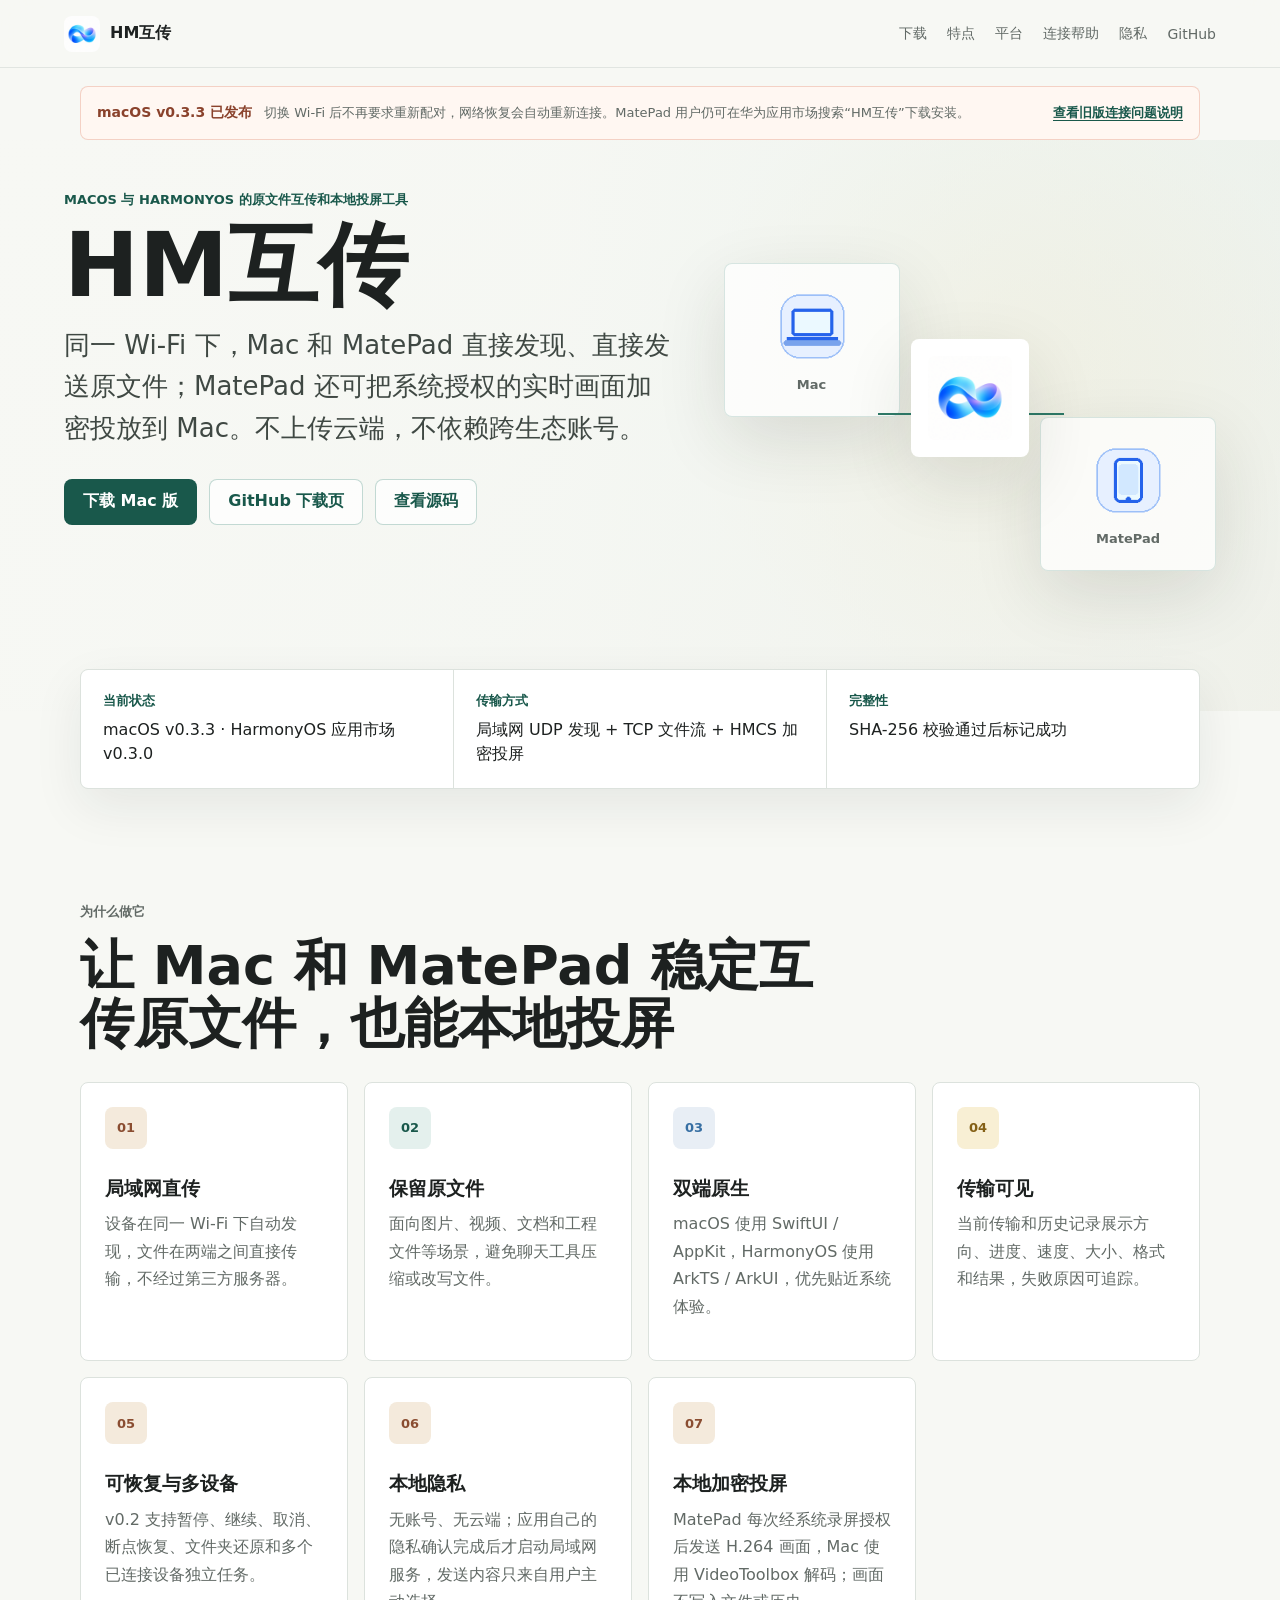
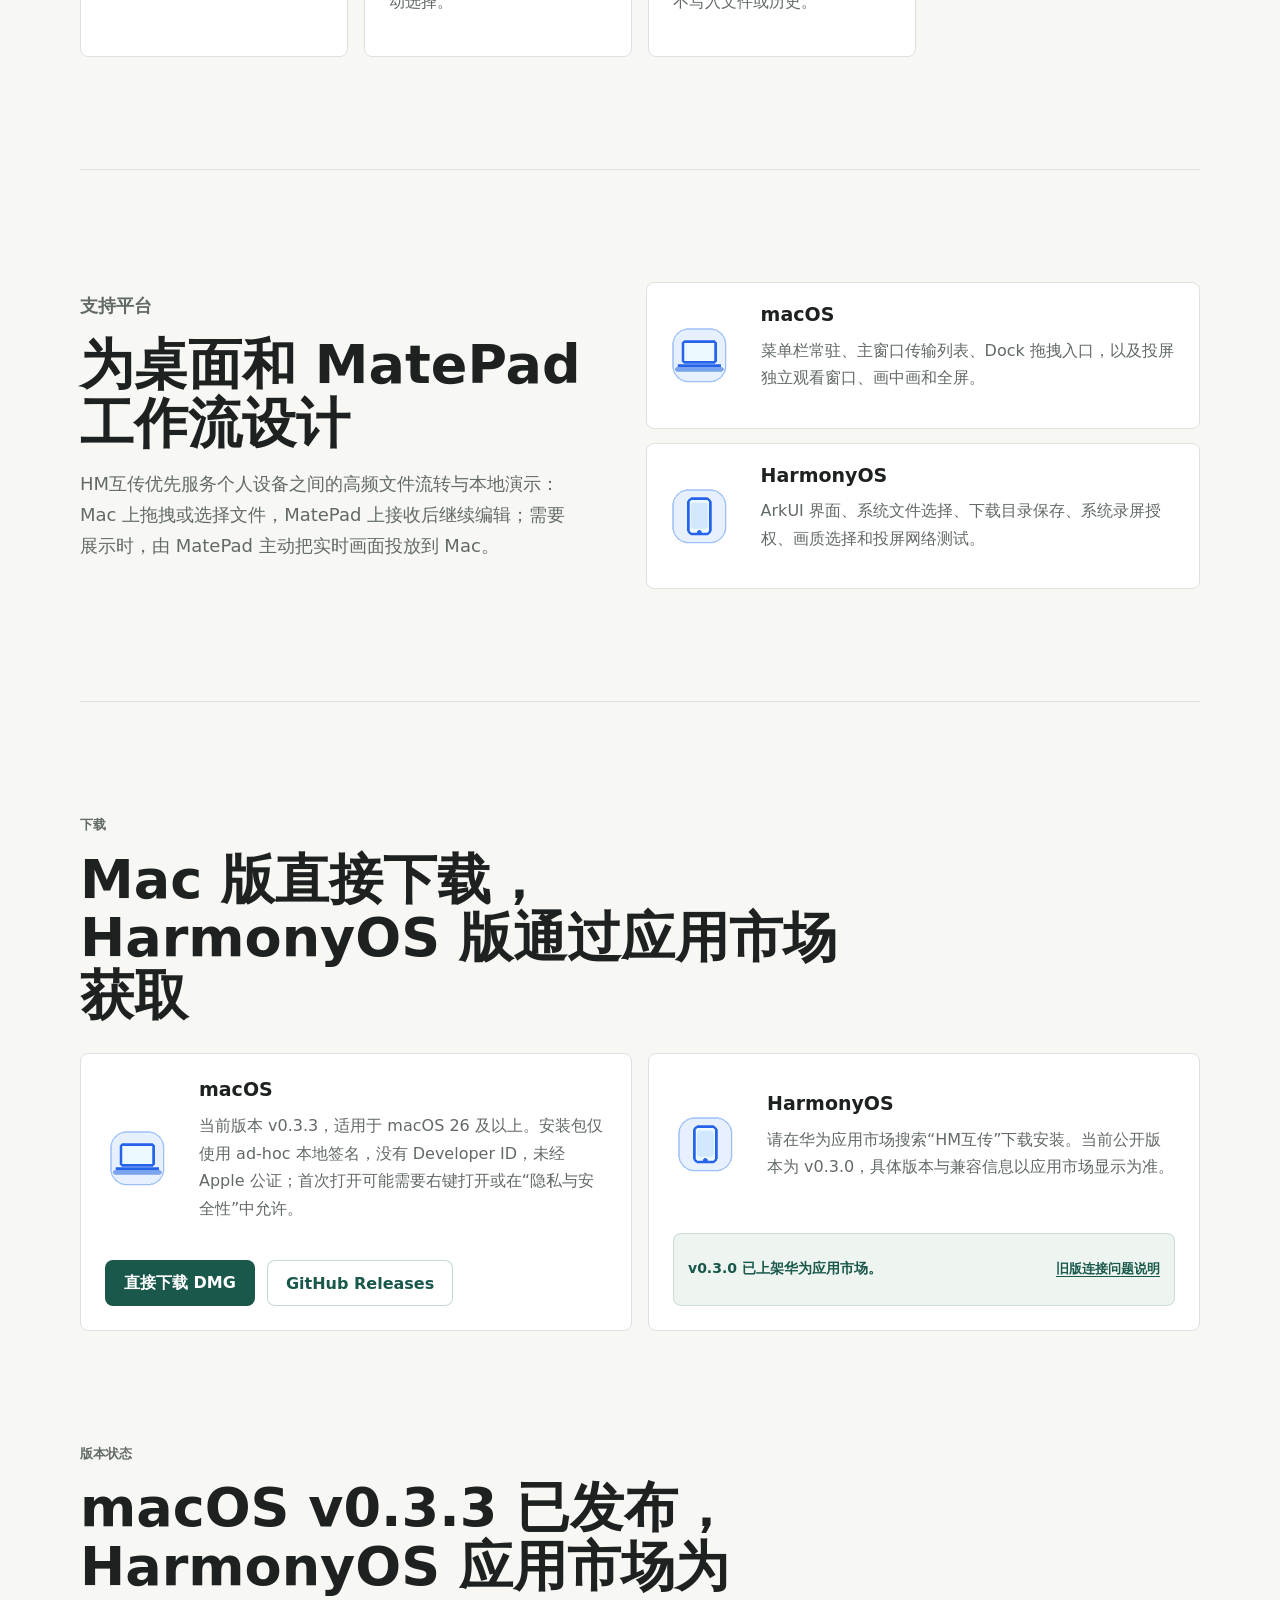
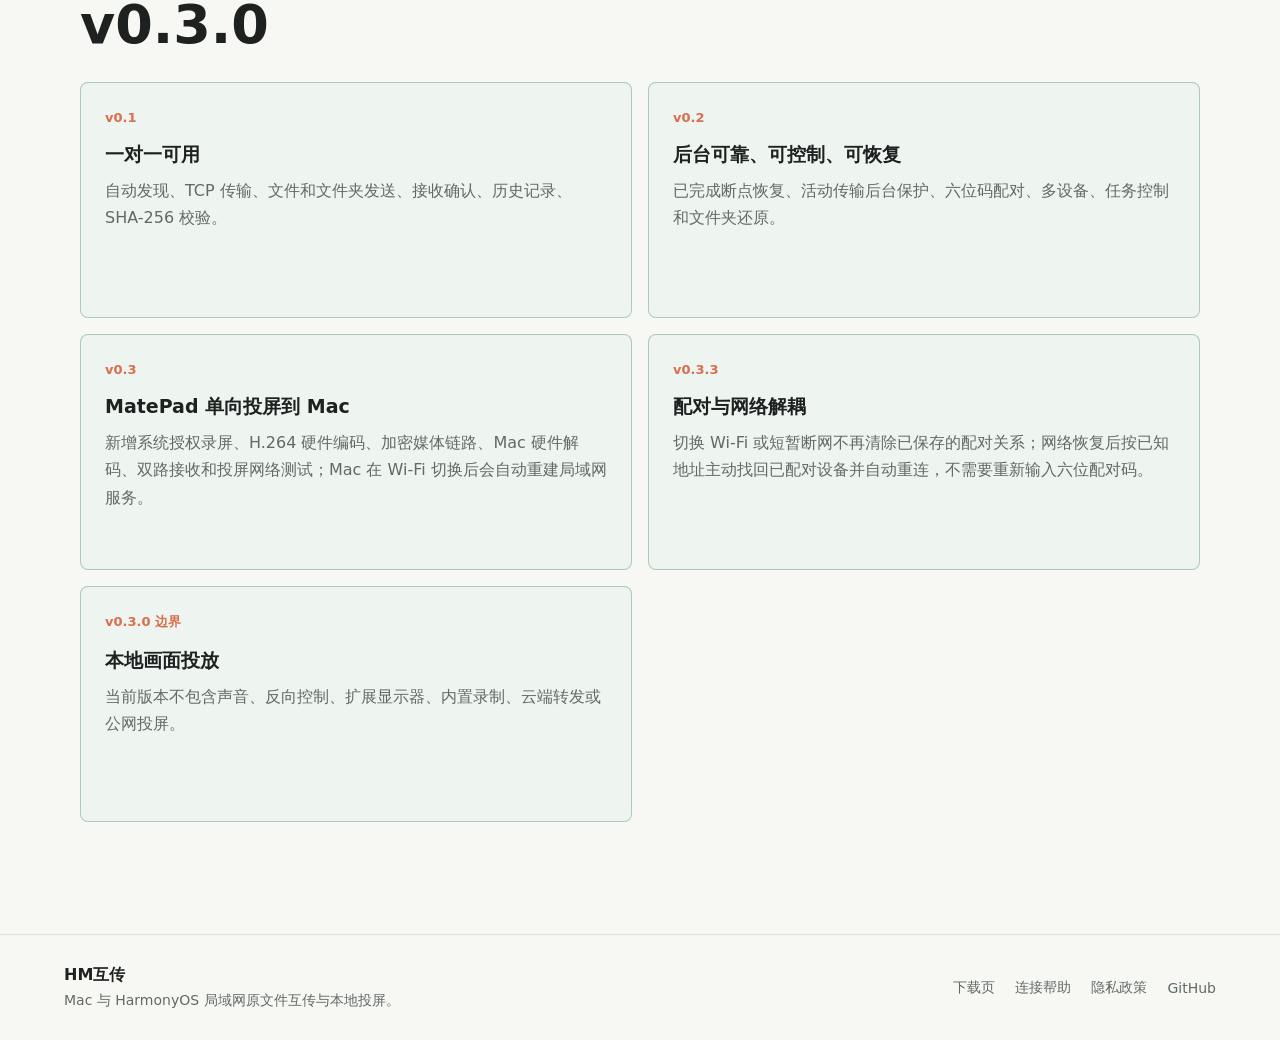
<file: docs/index.html>
<!doctype html>
<html lang="zh-CN">
  <head>
    <meta charset="utf-8">
    <meta name="viewport" content="width=device-width, initial-scale=1">
    <title>HM互传 - Mac 与 HarmonyOS 局域网互传与投屏</title>
    <meta name="description" content="HM互传面向 macOS 和 HarmonyOS MatePad，提供同一 Wi-Fi 下的原文件互传与 MatePad 到 Mac 的本地加密投屏，不经过云端。">
    <link rel="icon" type="image/png" sizes="192x192" href="site-assets/favicon.png?v=20260917-2">
    <link rel="apple-touch-icon" href="site-assets/app-icon.png?v=20260917-2">
    <link rel="preload" as="image" href="site-assets/app-icon.png?v=20260917-2" fetchpriority="high">
    <link rel="preload" as="image" href="site-assets/device-macbook.png">
    <link rel="preload" as="image" href="site-assets/device-matepad.png">
    <link rel="stylesheet" href="site-assets/styles.css?v=20260710-3">
  </head>
  <body>
    <a class="skip-link" href="#main-content">跳到主要内容</a>
    <header class="site-header">
      <a class="brand" href="./" aria-label="HM互传首页">
        <img src="site-assets/app-icon.png?v=20260917-2" alt="" width="36" height="36" fetchpriority="high">
        <span>HM互传</span>
      </a>
      <nav class="site-nav" aria-label="主导航">
        <a href="#download">下载</a>
        <a href="#features">特点</a>
        <a href="#platforms">平台</a>
        <a href="connection-help.html">连接帮助</a>
        <a href="privacy.html">隐私</a>
        <a href="https://github.com/tppc-linksc/HMTrans">GitHub</a>
      </nav>
    </header>

    <aside class="site-notice" aria-label="发布状态">
      <div>
        <strong>macOS v0.3.3 已发布</strong>
        <span>切换 Wi-Fi 后不再要求重新配对，网络恢复会自动重新连接。MatePad 用户仍可在华为应用市场搜索“HM互传”下载安装。</span>
      </div>
      <a href="connection-help.html">查看旧版连接问题说明</a>
    </aside>

    <main id="main-content">
      <section class="hero">
        <div class="hero-copy">
          <p class="eyebrow">macOS 与 HarmonyOS 的原文件互传和本地投屏工具</p>
          <h1>HM互传</h1>
          <p class="lead">同一 Wi-Fi 下，Mac 和 MatePad 直接发现、直接发送原文件；MatePad 还可把系统授权的实时画面加密投放到 Mac。不上传云端，不依赖跨生态账号。</p>
          <div class="hero-actions">
            <a class="button primary" href="https://github.com/tppc-linksc/HMTrans/releases/latest/download/HMTrans.dmg">下载 Mac 版</a>
            <a class="button secondary" href="https://github.com/tppc-linksc/HMTrans/releases">GitHub 下载页</a>
            <a class="button secondary" href="https://github.com/tppc-linksc/HMTrans">查看源码</a>
          </div>
        </div>

        <div class="hero-visual" aria-hidden="true">
          <div class="device device-mac">
            <img src="site-assets/device-macbook.png" alt="" width="96" height="96" fetchpriority="high">
            <span>Mac</span>
          </div>
          <div class="transfer-line">
            <span></span>
            <strong>LAN</strong>
            <span></span>
          </div>
          <div class="device device-pad">
            <img src="site-assets/device-matepad.png" alt="" width="96" height="96" fetchpriority="high">
            <span>MatePad</span>
          </div>
          <div class="app-badge">
            <img src="site-assets/app-icon.png?v=20260917-2" alt="" width="192" height="192" fetchpriority="high">
          </div>
        </div>
      </section>

      <section class="status-band" aria-label="版本状态">
        <div>
          <strong>当前状态</strong>
          <span>macOS v0.3.3 · HarmonyOS 应用市场 v0.3.0</span>
        </div>
        <div>
          <strong>传输方式</strong>
          <span>局域网 UDP 发现 + TCP 文件流 + HMCS 加密投屏</span>
        </div>
        <div>
          <strong>完整性</strong>
          <span>SHA-256 校验通过后标记成功</span>
        </div>
      </section>

      <section id="features" class="section">
        <div class="section-heading">
          <p class="eyebrow">为什么做它</p>
          <h2>让 Mac 和 MatePad 稳定互传原文件，也能本地投屏</h2>
        </div>
        <div class="feature-grid">
          <article class="feature-card">
            <div class="feature-icon">01</div>
            <h3>局域网直传</h3>
            <p>设备在同一 Wi-Fi 下自动发现，文件在两端之间直接传输，不经过第三方服务器。</p>
          </article>
          <article class="feature-card">
            <div class="feature-icon">02</div>
            <h3>保留原文件</h3>
            <p>面向图片、视频、文档和工程文件等场景，避免聊天工具压缩或改写文件。</p>
          </article>
          <article class="feature-card">
            <div class="feature-icon">03</div>
            <h3>双端原生</h3>
            <p>macOS 使用 SwiftUI / AppKit，HarmonyOS 使用 ArkTS / ArkUI，优先贴近系统体验。</p>
          </article>
          <article class="feature-card">
            <div class="feature-icon">04</div>
            <h3>传输可见</h3>
            <p>当前传输和历史记录展示方向、进度、速度、大小、格式和结果，失败原因可追踪。</p>
          </article>
          <article class="feature-card">
            <div class="feature-icon">05</div>
            <h3>可恢复与多设备</h3>
            <p>v0.2 支持暂停、继续、取消、断点恢复、文件夹还原和多个已连接设备独立任务。</p>
          </article>
          <article class="feature-card">
            <div class="feature-icon">06</div>
            <h3>本地隐私</h3>
            <p>无账号、无云端；应用自己的隐私确认完成后才启动局域网服务，发送内容只来自用户主动选择。</p>
          </article>
          <article class="feature-card">
            <div class="feature-icon">07</div>
            <h3>本地加密投屏</h3>
            <p>MatePad 每次经系统录屏授权后发送 H.264 画面，Mac 使用 VideoToolbox 解码；画面不写入文件或历史。</p>
          </article>
        </div>
      </section>

      <section id="platforms" class="section split-section">
        <div class="platform-copy">
          <p class="eyebrow">支持平台</p>
          <h2>为桌面和 MatePad 工作流设计</h2>
          <p>HM互传优先服务个人设备之间的高频文件流转与本地演示：Mac 上拖拽或选择文件，MatePad 上接收后继续编辑；需要展示时，由 MatePad 主动把实时画面投放到 Mac。</p>
        </div>
        <div class="platform-list" aria-label="平台能力">
          <div class="platform-row">
            <img src="site-assets/device-macbook.png" alt="" width="96" height="96" loading="lazy" decoding="async">
            <div>
              <h3>macOS</h3>
              <p>菜单栏常驻、主窗口传输列表、Dock 拖拽入口，以及投屏独立观看窗口、画中画和全屏。</p>
            </div>
          </div>
          <div class="platform-row">
            <img src="site-assets/device-matepad.png" alt="" width="96" height="96" loading="lazy" decoding="async">
            <div>
              <h3>HarmonyOS</h3>
              <p>ArkUI 界面、系统文件选择、下载目录保存、系统录屏授权、画质选择和投屏网络测试。</p>
            </div>
          </div>
        </div>
      </section>

      <section id="download" class="section">
        <div class="section-heading">
          <p class="eyebrow">下载</p>
          <h2>Mac 版直接下载，HarmonyOS 版通过应用市场获取</h2>
        </div>
        <div class="download-grid">
          <article class="download-card">
            <div class="download-head">
              <img src="site-assets/device-macbook.png" alt="" width="96" height="96" loading="lazy" decoding="async">
              <div>
                <h3>macOS</h3>
                <p>当前版本 v0.3.3，适用于 macOS 26 及以上。安装包仅使用 ad-hoc 本地签名，没有 Developer ID，未经 Apple 公证；首次打开可能需要右键打开或在“隐私与安全性”中允许。</p>
              </div>
            </div>
            <div class="download-actions">
              <a class="button primary" href="https://github.com/tppc-linksc/HMTrans/releases/latest/download/HMTrans.dmg">直接下载 DMG</a>
              <a class="button secondary" href="https://github.com/tppc-linksc/HMTrans/releases">GitHub Releases</a>
            </div>
          </article>
          <article class="download-card">
            <div class="download-head">
              <img src="site-assets/device-matepad.png" alt="" width="96" height="96" loading="lazy" decoding="async">
              <div>
                <h3>HarmonyOS</h3>
                <p>请在华为应用市场搜索“HM互传”下载安装。当前公开版本为 v0.3.0，具体版本与兼容信息以应用市场显示为准。</p>
              </div>
            </div>
            <div class="download-note">
              <span>v0.3.0 已上架华为应用市场。</span>
              <a href="connection-help.html">旧版连接问题说明</a>
            </div>
          </article>
        </div>
      </section>

      <section class="section roadmap">
        <div class="section-heading">
          <p class="eyebrow">版本状态</p>
          <h2>macOS v0.3.3 已发布，HarmonyOS 应用市场为 v0.3.0</h2>
        </div>
        <div class="roadmap-grid">
          <article class="roadmap-item active">
            <span>v0.1</span>
            <h3>一对一可用</h3>
            <p>自动发现、TCP 传输、文件和文件夹发送、接收确认、历史记录、SHA-256 校验。</p>
          </article>
          <article class="roadmap-item active">
            <span>v0.2</span>
            <h3>后台可靠、可控制、可恢复</h3>
            <p>已完成断点恢复、活动传输后台保护、六位码配对、多设备、任务控制和文件夹还原。</p>
          </article>
          <article class="roadmap-item active">
            <span>v0.3</span>
            <h3>MatePad 单向投屏到 Mac</h3>
            <p>新增系统授权录屏、H.264 硬件编码、加密媒体链路、Mac 硬件解码、双路接收和投屏网络测试；Mac 在 Wi-Fi 切换后会自动重建局域网服务。</p>
          </article>
          <article class="roadmap-item active">
            <span>v0.3.3</span>
            <h3>配对与网络解耦</h3>
            <p>切换 Wi-Fi 或短暂断网不再清除已保存的配对关系；网络恢复后按已知地址主动找回已配对设备并自动重连，不需要重新输入六位配对码。</p>
          </article>
          <article class="roadmap-item active">
            <span>v0.3.0 边界</span>
            <h3>本地画面投放</h3>
            <p>当前版本不包含声音、反向控制、扩展显示器、内置录制、云端转发或公网投屏。</p>
          </article>
        </div>
      </section>
    </main>

    <footer class="site-footer">
      <div>
        <strong>HM互传</strong>
        <span>Mac 与 HarmonyOS 局域网原文件互传与本地投屏。</span>
      </div>
      <nav aria-label="页脚导航">
        <a href="https://github.com/tppc-linksc/HMTrans/releases">下载页</a>
        <a href="connection-help.html">连接帮助</a>
        <a href="privacy.html">隐私政策</a>
        <a href="https://github.com/tppc-linksc/HMTrans">GitHub</a>
      </nav>
    </footer>
  </body>
</html>
</file>
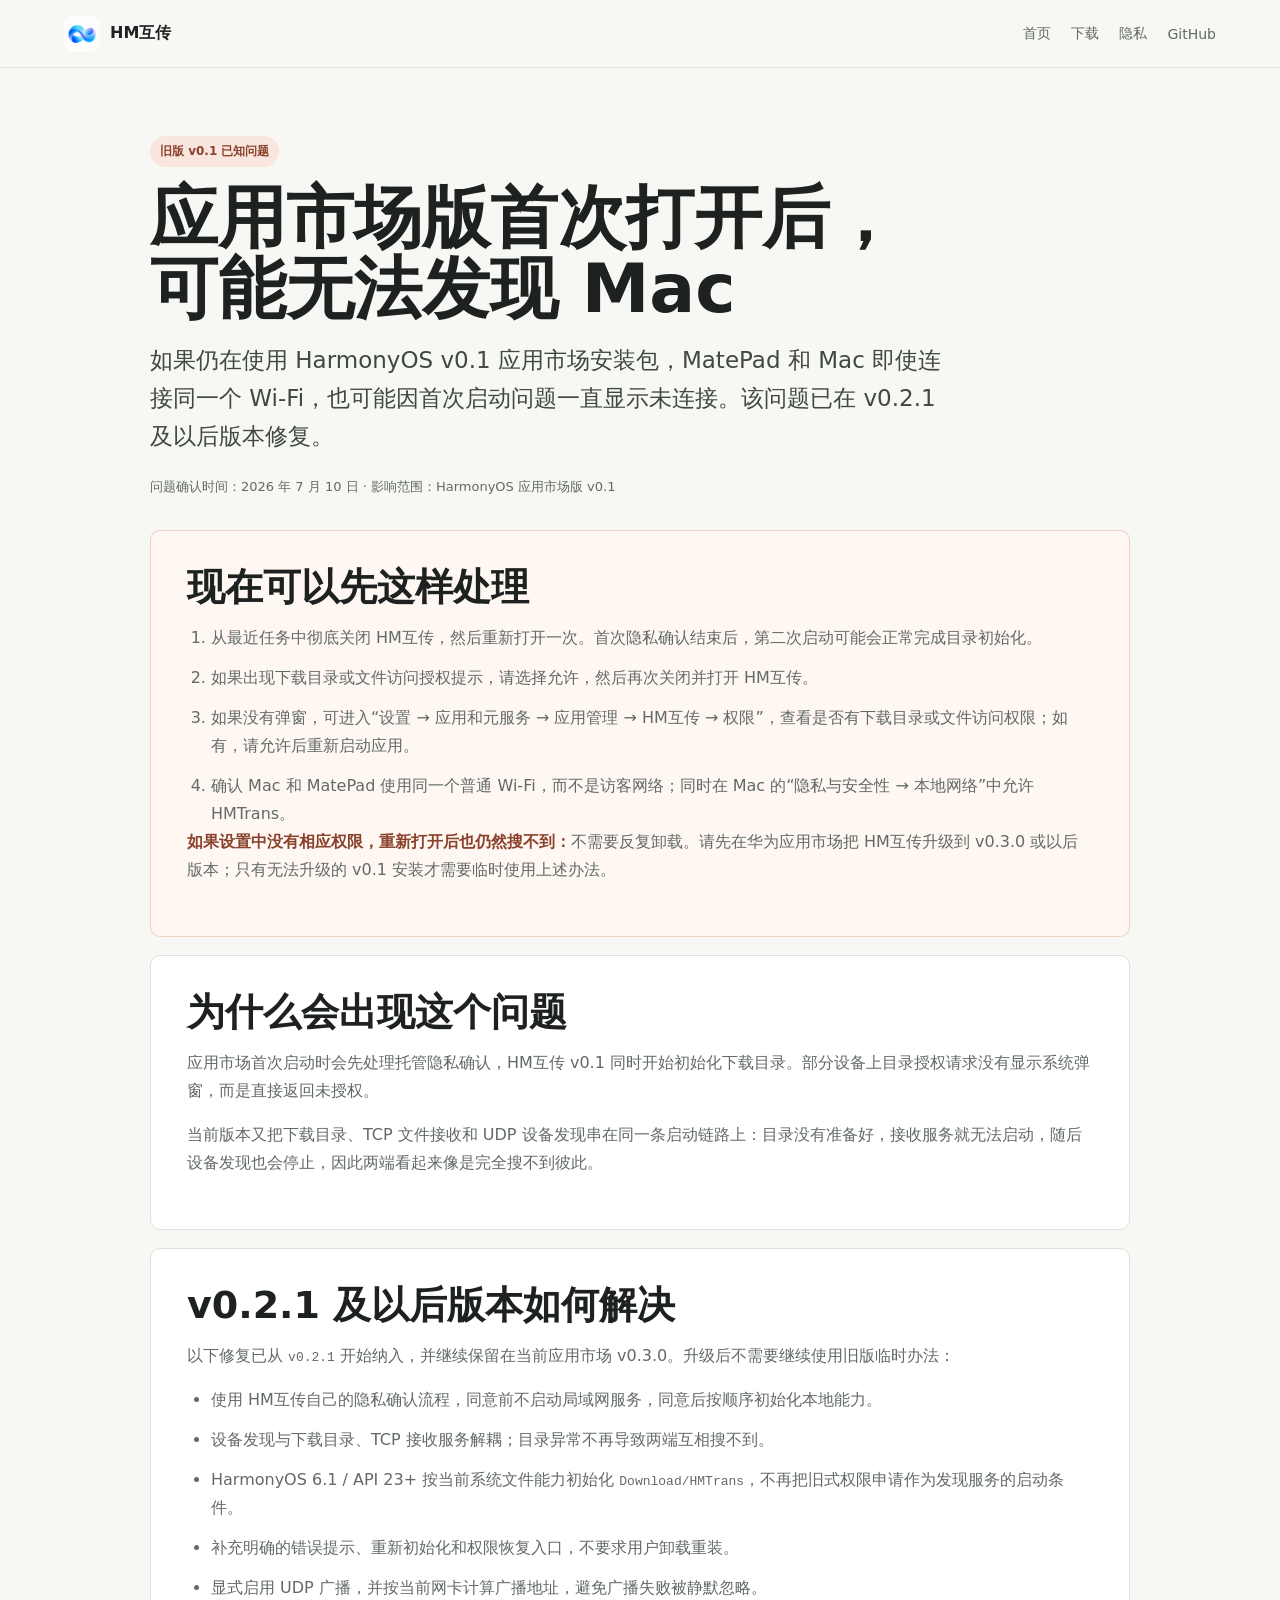
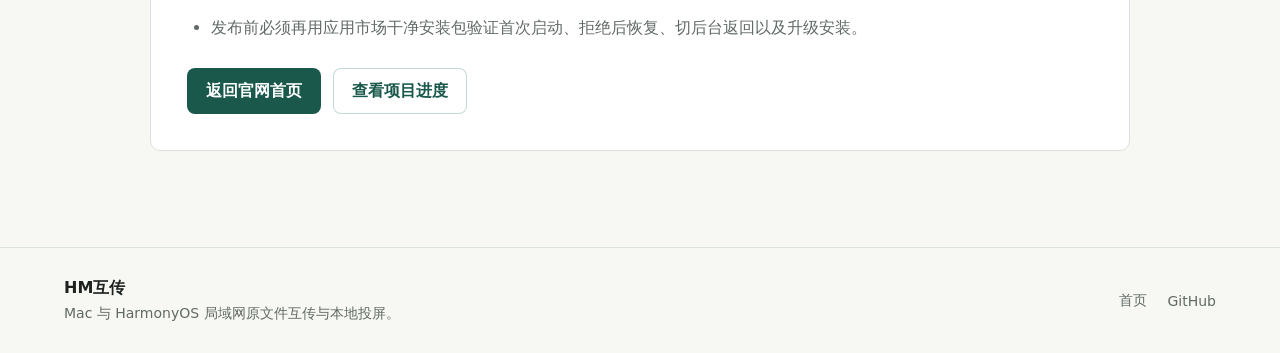
<file: docs/connection-help.html>
<!doctype html>
<html lang="zh-CN">
  <head>
    <meta charset="utf-8">
    <meta name="viewport" content="width=device-width, initial-scale=1">
    <title>HarmonyOS 连接问题说明 - HM互传</title>
    <meta name="description" content="HM互传 HarmonyOS v0.1 应用市场版无法发现 Mac 的旧版问题、临时处理办法和 v0.2.1 及以后版本的修复说明。">
    <link rel="icon" type="image/png" sizes="192x192" href="site-assets/favicon.png?v=20260917-2">
    <link rel="apple-touch-icon" href="site-assets/app-icon.png?v=20260917-2">
    <link rel="preload" as="image" href="site-assets/app-icon.png?v=20260917-2" fetchpriority="high">
    <link rel="stylesheet" href="site-assets/styles.css?v=20260710-3">
  </head>
  <body class="support-page">
    <a class="skip-link" href="#main-content">跳到主要内容</a>
    <header class="site-header">
      <a class="brand" href="./" aria-label="返回 HM互传首页">
        <img src="site-assets/app-icon.png?v=20260917-2" alt="" width="36" height="36" fetchpriority="high">
        <span>HM互传</span>
      </a>
      <nav class="site-nav" aria-label="说明页导航">
        <a href="./">首页</a>
        <a href="./#download">下载</a>
        <a href="privacy.html">隐私</a>
        <a href="https://github.com/tppc-linksc/HMTrans">GitHub</a>
      </nav>
    </header>

    <main class="support-shell" id="main-content">
      <header class="support-hero">
        <span class="issue-pill">旧版 v0.1 已知问题</span>
        <h1>应用市场版首次打开后，可能无法发现 Mac</h1>
        <p class="support-lead">如果仍在使用 HarmonyOS v0.1 应用市场安装包，MatePad 和 Mac 即使连接同一个 Wi-Fi，也可能因首次启动问题一直显示未连接。该问题已在 v0.2.1 及以后版本修复。</p>
        <p class="support-meta">问题确认时间：2026 年 7 月 10 日 · 影响范围：HarmonyOS 应用市场版 v0.1</p>
      </header>

      <section class="support-section support-callout">
        <h2>现在可以先这样处理</h2>
        <ol>
          <li>从最近任务中彻底关闭 HM互传，然后重新打开一次。首次隐私确认结束后，第二次启动可能会正常完成目录初始化。</li>
          <li>如果出现下载目录或文件访问授权提示，请选择允许，然后再次关闭并打开 HM互传。</li>
          <li>如果没有弹窗，可进入“设置 → 应用和元服务 → 应用管理 → HM互传 → 权限”，查看是否有下载目录或文件访问权限；如有，请允许后重新启动应用。</li>
          <li>确认 Mac 和 MatePad 使用同一个普通 Wi-Fi，而不是访客网络；同时在 Mac 的“隐私与安全性 → 本地网络”中允许 HMTrans。</li>
        </ol>
        <p><strong>如果设置中没有相应权限，重新打开后也仍然搜不到：</strong>不需要反复卸载。请先在华为应用市场把 HM互传升级到 v0.3.0 或以后版本；只有无法升级的 v0.1 安装才需要临时使用上述办法。</p>
      </section>

      <section class="support-section">
        <h2>为什么会出现这个问题</h2>
        <p>应用市场首次启动时会先处理托管隐私确认，HM互传 v0.1 同时开始初始化下载目录。部分设备上目录授权请求没有显示系统弹窗，而是直接返回未授权。</p>
        <p>当前版本又把下载目录、TCP 文件接收和 UDP 设备发现串在同一条启动链路上：目录没有准备好，接收服务就无法启动，随后设备发现也会停止，因此两端看起来像是完全搜不到彼此。</p>
      </section>

      <section class="support-section">
        <h2>v0.2.1 及以后版本如何解决</h2>
        <p>以下修复已从 <code>v0.2.1</code> 开始纳入，并继续保留在当前应用市场 v0.3.0。升级后不需要继续使用旧版临时办法：</p>
        <ul>
          <li>使用 HM互传自己的隐私确认流程，同意前不启动局域网服务，同意后按顺序初始化本地能力。</li>
          <li>设备发现与下载目录、TCP 接收服务解耦；目录异常不再导致两端互相搜不到。</li>
          <li>HarmonyOS 6.1 / API 23+ 按当前系统文件能力初始化 <code>Download/HMTrans</code>，不再把旧式权限申请作为发现服务的启动条件。</li>
          <li>补充明确的错误提示、重新初始化和权限恢复入口，不要求用户卸载重装。</li>
          <li>显式启用 UDP 广播，并按当前网卡计算广播地址，避免广播失败被静默忽略。</li>
          <li>发布前必须再用应用市场干净安装包验证首次启动、拒绝后恢复、切后台返回以及升级安装。</li>
        </ul>
        <div class="support-actions">
          <a class="button primary" href="./">返回官网首页</a>
          <a class="button secondary" href="https://github.com/tppc-linksc/HMTrans">查看项目进度</a>
        </div>
      </section>
    </main>

    <footer class="site-footer">
      <div>
        <strong>HM互传</strong>
        <span>Mac 与 HarmonyOS 局域网原文件互传与本地投屏。</span>
      </div>
      <nav aria-label="页脚导航">
        <a href="./">首页</a>
        <a href="https://github.com/tppc-linksc/HMTrans">GitHub</a>
      </nav>
    </footer>
  </body>
</html>
</file>
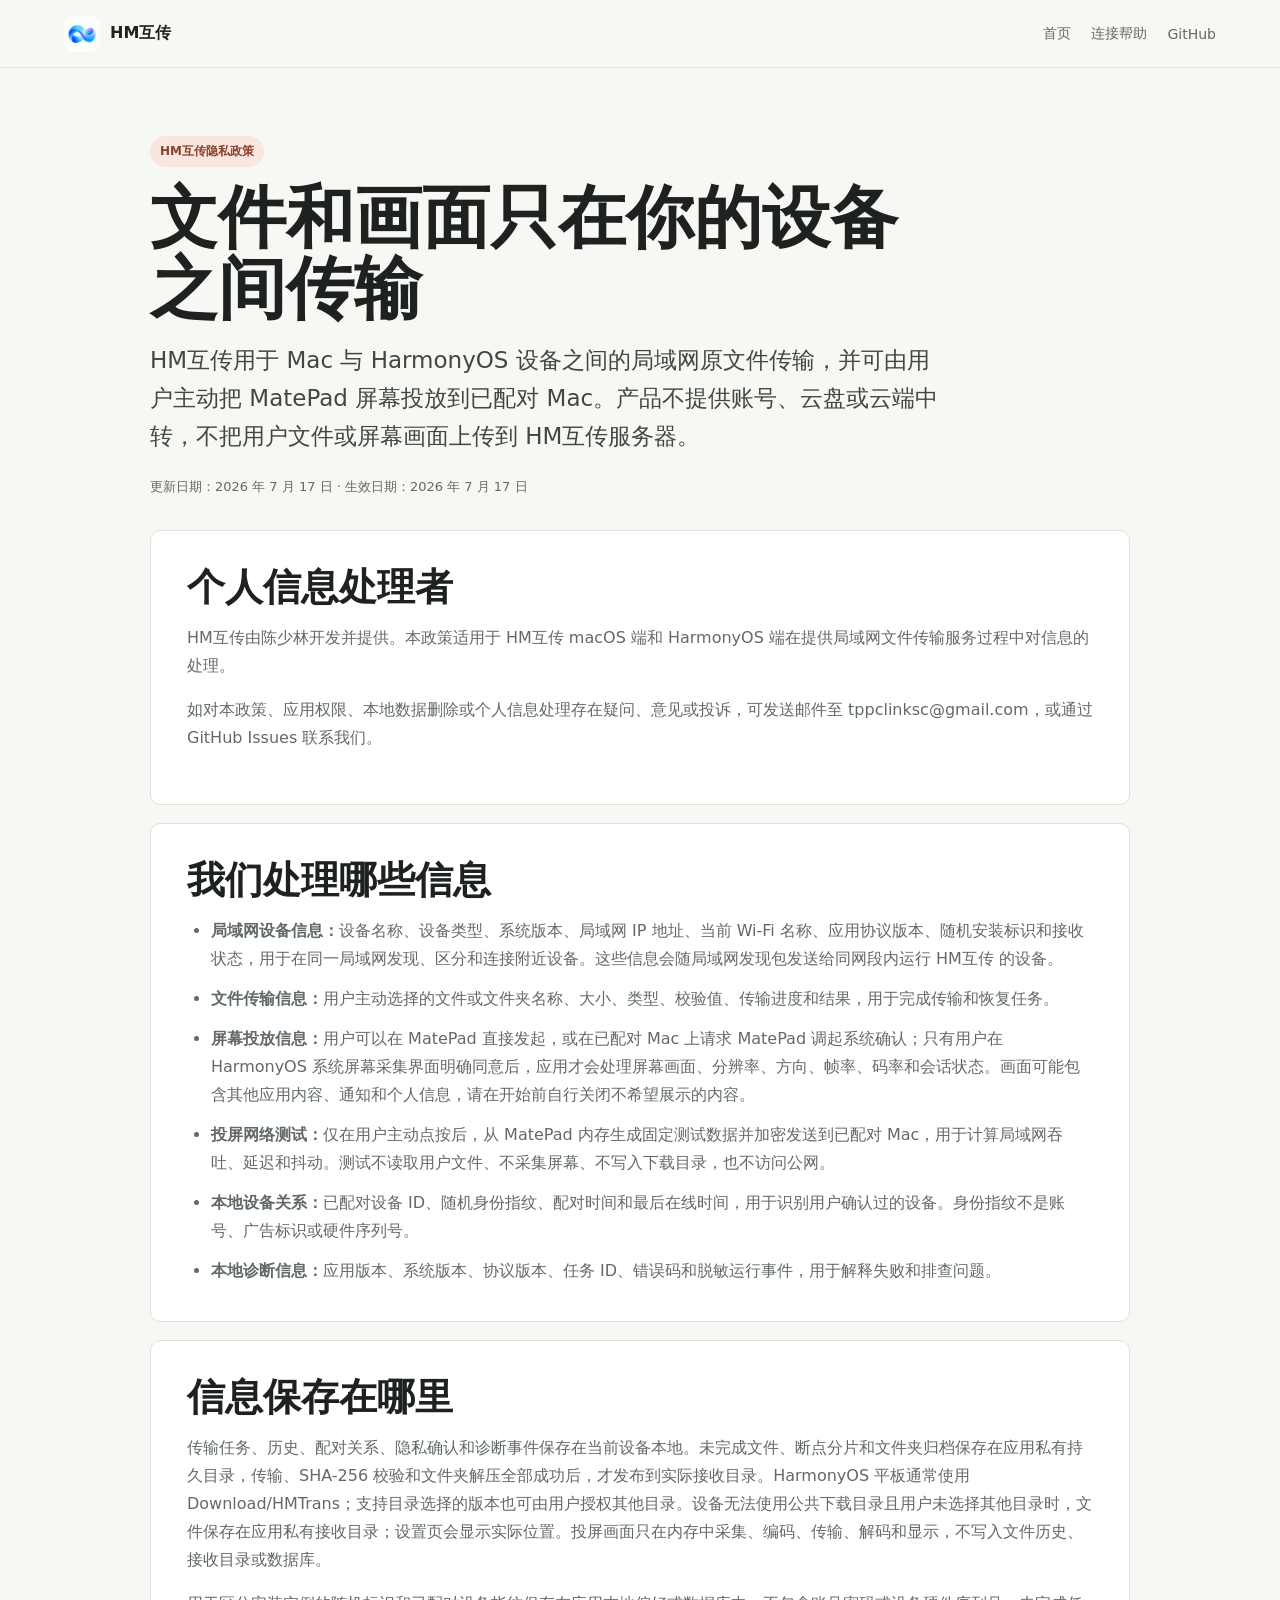
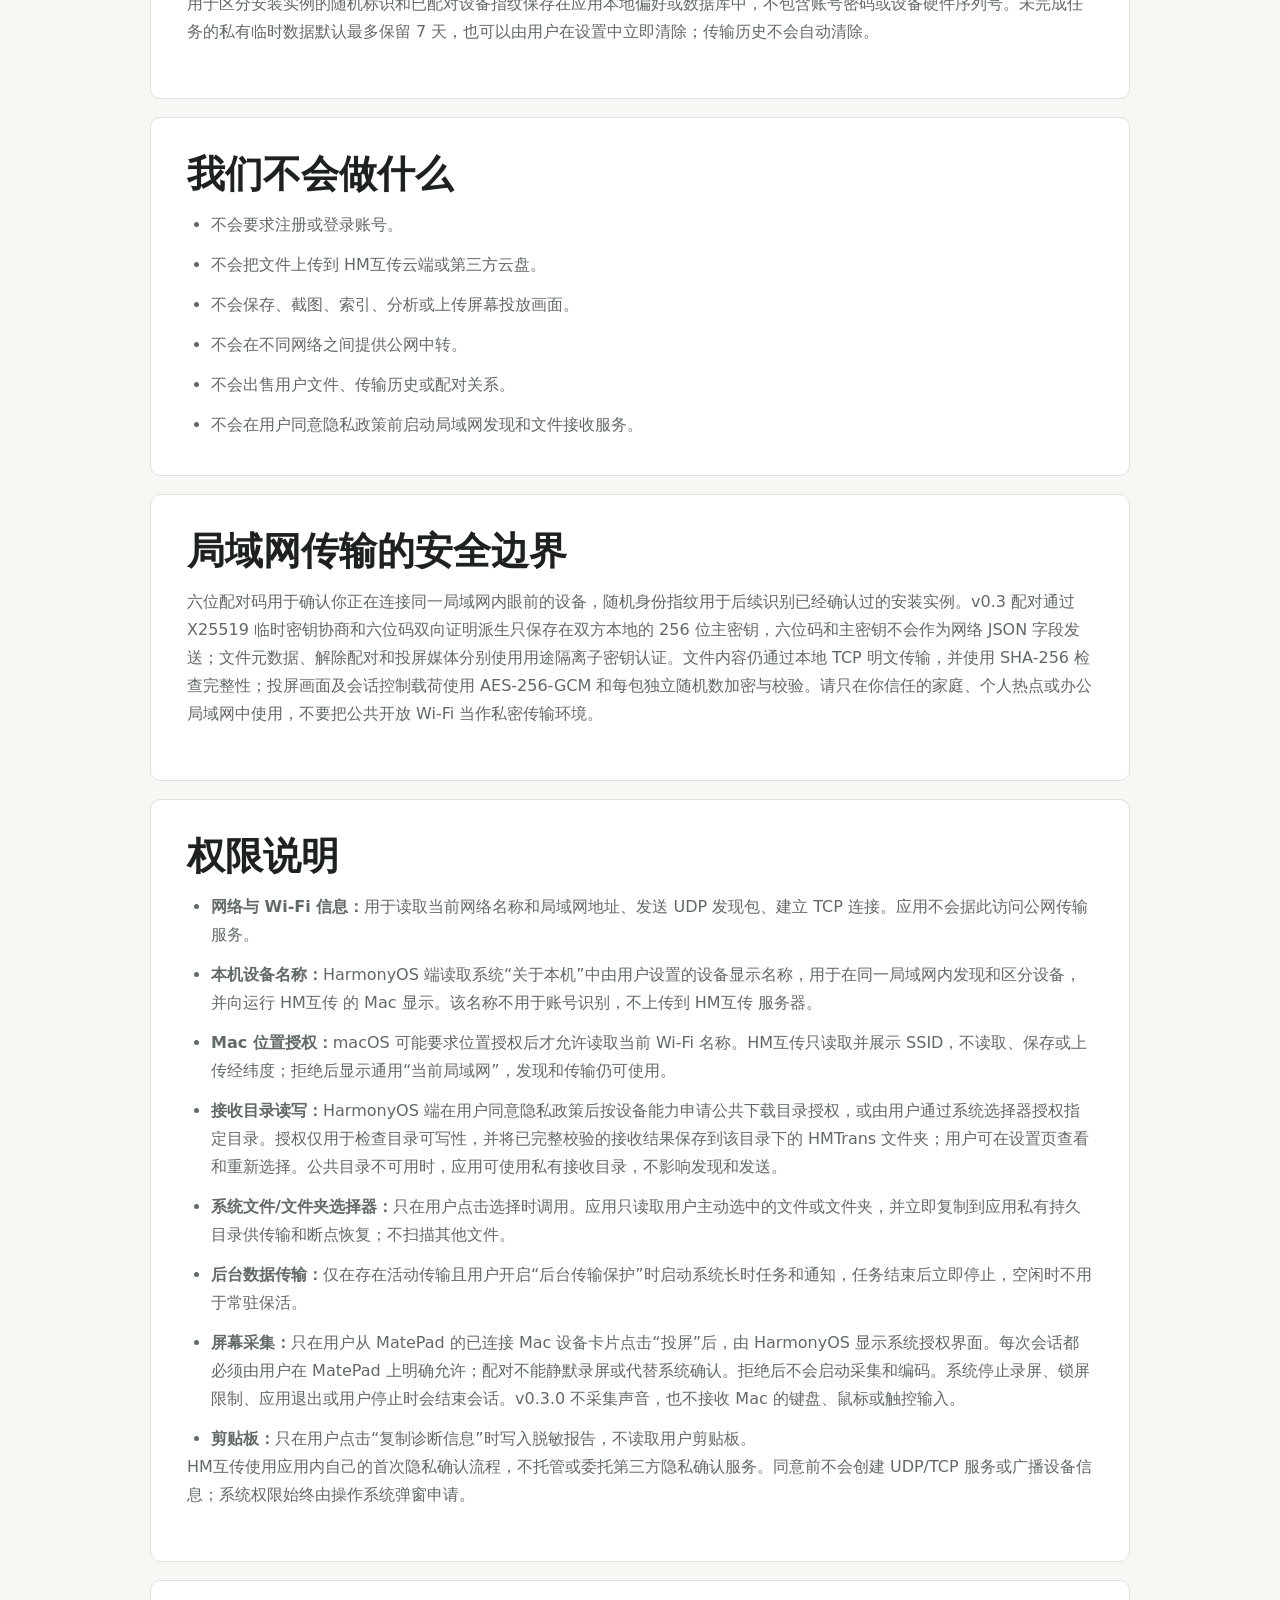
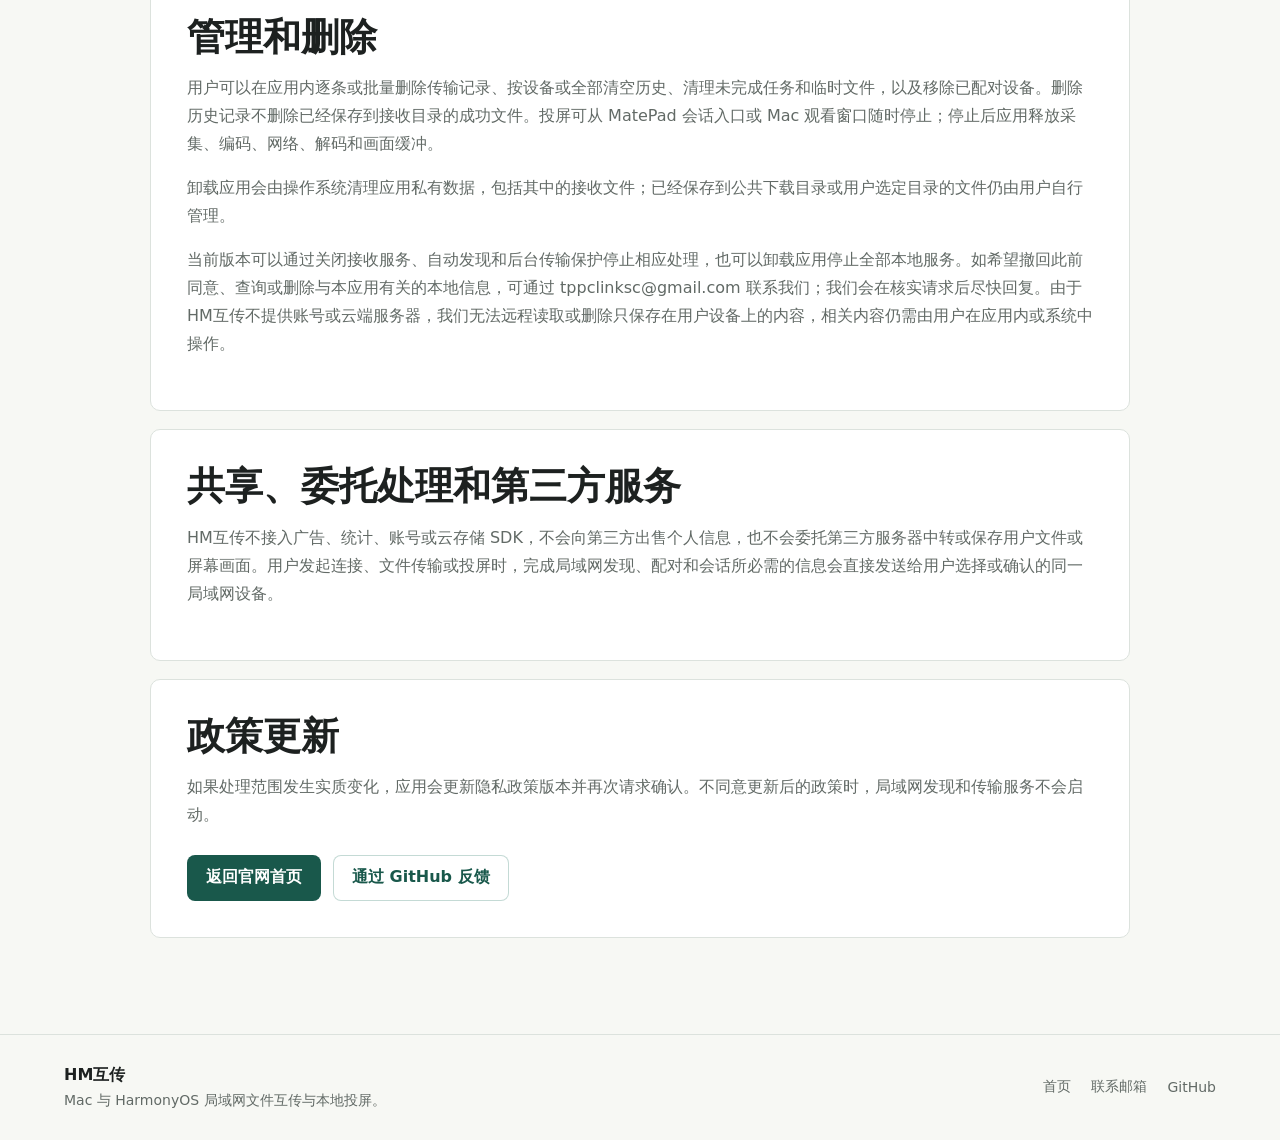
<file: docs/privacy.html>
<!doctype html>
<html lang="zh-CN">
  <head>
    <meta charset="utf-8">
    <meta name="viewport" content="width=device-width, initial-scale=1">
    <title>隐私政策 - HM互传</title>
    <meta name="description" content="HM互传隐私政策：文件和经用户系统授权的投屏画面仅在已配对设备所在局域网内直接传输，不经过 HM互传云端。">
    <link rel="icon" type="image/png" sizes="192x192" href="site-assets/favicon.png?v=20260917-2">
    <link rel="stylesheet" href="site-assets/styles.css?v=20260710-3">
  </head>
  <body class="support-page">
    <a class="skip-link" href="#main-content">跳到主要内容</a>
    <header class="site-header">
      <a class="brand" href="./" aria-label="返回 HM互传首页">
        <img src="site-assets/app-icon.png?v=20260917-2" alt="" width="36" height="36">
        <span>HM互传</span>
      </a>
      <nav class="site-nav" aria-label="隐私页导航">
        <a href="./">首页</a>
        <a href="connection-help.html">连接帮助</a>
        <a href="https://github.com/tppc-linksc/HMTrans">GitHub</a>
      </nav>
    </header>

    <main class="support-shell" id="main-content">
      <header class="support-hero">
        <span class="issue-pill">HM互传隐私政策</span>
        <h1>文件和画面只在你的设备之间传输</h1>
        <p class="support-lead">HM互传用于 Mac 与 HarmonyOS 设备之间的局域网原文件传输，并可由用户主动把 MatePad 屏幕投放到已配对 Mac。产品不提供账号、云盘或云端中转，不把用户文件或屏幕画面上传到 HM互传服务器。</p>
        <p class="support-meta">更新日期：2026 年 7 月 17 日 · 生效日期：2026 年 7 月 17 日</p>
      </header>

      <section class="support-section">
        <h2>个人信息处理者</h2>
        <p>HM互传由陈少林开发并提供。本政策适用于 HM互传 macOS 端和 HarmonyOS 端在提供局域网文件传输服务过程中对信息的处理。</p>
        <p>如对本政策、应用权限、本地数据删除或个人信息处理存在疑问、意见或投诉，可发送邮件至 <a href="mailto:tppclinksc@gmail.com">tppclinksc@gmail.com</a>，或通过 <a href="https://github.com/tppc-linksc/HMTrans/issues">GitHub Issues</a> 联系我们。</p>
      </section>

      <section class="support-section">
        <h2>我们处理哪些信息</h2>
        <ul>
          <li><strong>局域网设备信息：</strong>设备名称、设备类型、系统版本、局域网 IP 地址、当前 Wi-Fi 名称、应用协议版本、随机安装标识和接收状态，用于在同一局域网发现、区分和连接附近设备。这些信息会随局域网发现包发送给同网段内运行 HM互传 的设备。</li>
          <li><strong>文件传输信息：</strong>用户主动选择的文件或文件夹名称、大小、类型、校验值、传输进度和结果，用于完成传输和恢复任务。</li>
          <li><strong>屏幕投放信息：</strong>用户可以在 MatePad 直接发起，或在已配对 Mac 上请求 MatePad 调起系统确认；只有用户在 HarmonyOS 系统屏幕采集界面明确同意后，应用才会处理屏幕画面、分辨率、方向、帧率、码率和会话状态。画面可能包含其他应用内容、通知和个人信息，请在开始前自行关闭不希望展示的内容。</li>
          <li><strong>投屏网络测试：</strong>仅在用户主动点按后，从 MatePad 内存生成固定测试数据并加密发送到已配对 Mac，用于计算局域网吞吐、延迟和抖动。测试不读取用户文件、不采集屏幕、不写入下载目录，也不访问公网。</li>
          <li><strong>本地设备关系：</strong>已配对设备 ID、随机身份指纹、配对时间和最后在线时间，用于识别用户确认过的设备。身份指纹不是账号、广告标识或硬件序列号。</li>
          <li><strong>本地诊断信息：</strong>应用版本、系统版本、协议版本、任务 ID、错误码和脱敏运行事件，用于解释失败和排查问题。</li>
        </ul>
      </section>

      <section class="support-section">
        <h2>信息保存在哪里</h2>
        <p>传输任务、历史、配对关系、隐私确认和诊断事件保存在当前设备本地。未完成文件、断点分片和文件夹归档保存在应用私有持久目录，传输、SHA-256 校验和文件夹解压全部成功后，才发布到实际接收目录。HarmonyOS 平板通常使用 Download/HMTrans；支持目录选择的版本也可由用户授权其他目录。设备无法使用公共下载目录且用户未选择其他目录时，文件保存在应用私有接收目录；设置页会显示实际位置。投屏画面只在内存中采集、编码、传输、解码和显示，不写入文件历史、接收目录或数据库。</p>
        <p>用于区分安装实例的随机标识和已配对设备指纹保存在应用本地偏好或数据库中，不包含账号密码或设备硬件序列号。未完成任务的私有临时数据默认最多保留 7 天，也可以由用户在设置中立即清除；传输历史不会自动清除。</p>
      </section>

      <section class="support-section">
        <h2>我们不会做什么</h2>
        <ul>
          <li>不会要求注册或登录账号。</li>
          <li>不会把文件上传到 HM互传云端或第三方云盘。</li>
          <li>不会保存、截图、索引、分析或上传屏幕投放画面。</li>
          <li>不会在不同网络之间提供公网中转。</li>
          <li>不会出售用户文件、传输历史或配对关系。</li>
          <li>不会在用户同意隐私政策前启动局域网发现和文件接收服务。</li>
        </ul>
      </section>

      <section class="support-section">
        <h2>局域网传输的安全边界</h2>
        <p>六位配对码用于确认你正在连接同一局域网内眼前的设备，随机身份指纹用于后续识别已经确认过的安装实例。v0.3 配对通过 X25519 临时密钥协商和六位码双向证明派生只保存在双方本地的 256 位主密钥，六位码和主密钥不会作为网络 JSON 字段发送；文件元数据、解除配对和投屏媒体分别使用用途隔离子密钥认证。文件内容仍通过本地 TCP 明文传输，并使用 SHA-256 检查完整性；投屏画面及会话控制载荷使用 AES-256-GCM 和每包独立随机数加密与校验。请只在你信任的家庭、个人热点或办公局域网中使用，不要把公共开放 Wi-Fi 当作私密传输环境。</p>
      </section>

      <section class="support-section">
        <h2>权限说明</h2>
        <ul>
          <li><strong>网络与 Wi-Fi 信息：</strong>用于读取当前网络名称和局域网地址、发送 UDP 发现包、建立 TCP 连接。应用不会据此访问公网传输服务。</li>
          <li><strong>本机设备名称：</strong>HarmonyOS 端读取系统“关于本机”中由用户设置的设备显示名称，用于在同一局域网内发现和区分设备，并向运行 HM互传 的 Mac 显示。该名称不用于账号识别，不上传到 HM互传 服务器。</li>
          <li><strong>Mac 位置授权：</strong>macOS 可能要求位置授权后才允许读取当前 Wi-Fi 名称。HM互传只读取并展示 SSID，不读取、保存或上传经纬度；拒绝后显示通用“当前局域网”，发现和传输仍可使用。</li>
          <li><strong>接收目录读写：</strong>HarmonyOS 端在用户同意隐私政策后按设备能力申请公共下载目录授权，或由用户通过系统选择器授权指定目录。授权仅用于检查目录可写性，并将已完整校验的接收结果保存到该目录下的 HMTrans 文件夹；用户可在设置页查看和重新选择。公共目录不可用时，应用可使用私有接收目录，不影响发现和发送。</li>
          <li><strong>系统文件/文件夹选择器：</strong>只在用户点击选择时调用。应用只读取用户主动选中的文件或文件夹，并立即复制到应用私有持久目录供传输和断点恢复；不扫描其他文件。</li>
          <li><strong>后台数据传输：</strong>仅在存在活动传输且用户开启“后台传输保护”时启动系统长时任务和通知，任务结束后立即停止，空闲时不用于常驻保活。</li>
          <li><strong>屏幕采集：</strong>只在用户从 MatePad 的已连接 Mac 设备卡片点击“投屏”后，由 HarmonyOS 显示系统授权界面。每次会话都必须由用户在 MatePad 上明确允许；配对不能静默录屏或代替系统确认。拒绝后不会启动采集和编码。系统停止录屏、锁屏限制、应用退出或用户停止时会结束会话。v0.3.0 不采集声音，也不接收 Mac 的键盘、鼠标或触控输入。</li>
          <li><strong>剪贴板：</strong>只在用户点击“复制诊断信息”时写入脱敏报告，不读取用户剪贴板。</li>
        </ul>
        <p>HM互传使用应用内自己的首次隐私确认流程，不托管或委托第三方隐私确认服务。同意前不会创建 UDP/TCP 服务或广播设备信息；系统权限始终由操作系统弹窗申请。</p>
      </section>

      <section class="support-section">
        <h2>管理和删除</h2>
        <p>用户可以在应用内逐条或批量删除传输记录、按设备或全部清空历史、清理未完成任务和临时文件，以及移除已配对设备。删除历史记录不删除已经保存到接收目录的成功文件。投屏可从 MatePad 会话入口或 Mac 观看窗口随时停止；停止后应用释放采集、编码、网络、解码和画面缓冲。</p>
        <p>卸载应用会由操作系统清理应用私有数据，包括其中的接收文件；已经保存到公共下载目录或用户选定目录的文件仍由用户自行管理。</p>
        <p>当前版本可以通过关闭接收服务、自动发现和后台传输保护停止相应处理，也可以卸载应用停止全部本地服务。如希望撤回此前同意、查询或删除与本应用有关的本地信息，可通过 <a href="mailto:tppclinksc@gmail.com">tppclinksc@gmail.com</a> 联系我们；我们会在核实请求后尽快回复。由于 HM互传不提供账号或云端服务器，我们无法远程读取或删除只保存在用户设备上的内容，相关内容仍需由用户在应用内或系统中操作。</p>
      </section>

      <section class="support-section">
        <h2>共享、委托处理和第三方服务</h2>
        <p>HM互传不接入广告、统计、账号或云存储 SDK，不会向第三方出售个人信息，也不会委托第三方服务器中转或保存用户文件或屏幕画面。用户发起连接、文件传输或投屏时，完成局域网发现、配对和会话所必需的信息会直接发送给用户选择或确认的同一局域网设备。</p>
      </section>

      <section class="support-section">
        <h2>政策更新</h2>
        <p>如果处理范围发生实质变化，应用会更新隐私政策版本并再次请求确认。不同意更新后的政策时，局域网发现和传输服务不会启动。</p>
        <div class="support-actions">
          <a class="button primary" href="./">返回官网首页</a>
          <a class="button secondary" href="https://github.com/tppc-linksc/HMTrans/issues">通过 GitHub 反馈</a>
        </div>
      </section>
    </main>

    <footer class="site-footer">
      <div>
        <strong>HM互传</strong>
        <span>Mac 与 HarmonyOS 局域网文件互传与本地投屏。</span>
      </div>
      <nav aria-label="页脚导航">
        <a href="./">首页</a>
        <a href="mailto:tppclinksc@gmail.com">联系邮箱</a>
        <a href="https://github.com/tppc-linksc/HMTrans">GitHub</a>
      </nav>
    </footer>
  </body>
</html>
</file>
<file: docs/site-assets/styles.css>
:root {
  color-scheme: light dark;
  --bg: #f7f8f4;
  --surface: #ffffff;
  --surface-soft: #eef4ef;
  --ink: #1d2120;
  --muted: #626a66;
  --line: #dce2dd;
  --green: #2e7a68;
  --green-dark: #19584b;
  --coral: #d86f50;
  --gold: #e4a928;
  --blue: #376fa3;
  --shadow: 0 24px 70px rgba(31, 42, 35, 0.12);
  font-family: Inter, ui-sans-serif, system-ui, -apple-system, BlinkMacSystemFont, "Segoe UI", sans-serif;
}

* {
  box-sizing: border-box;
}

html {
  scroll-behavior: smooth;
}

body {
  margin: 0;
  background: var(--bg);
  color: var(--ink);
  letter-spacing: 0;
}

a {
  color: inherit;
  text-decoration: none;
}

.skip-link {
  position: fixed;
  left: 16px;
  top: 12px;
  z-index: 100;
  padding: 10px 14px;
  border-radius: 8px;
  background: var(--surface);
  color: var(--ink);
  transform: translateY(-160%);
}

.skip-link:focus {
  transform: translateY(0);
}

img {
  display: block;
  max-width: 100%;
}

.site-header {
  position: sticky;
  top: 0;
  z-index: 20;
  display: flex;
  align-items: center;
  justify-content: space-between;
  gap: 24px;
  min-height: 68px;
  padding: 14px clamp(20px, 5vw, 64px);
  background: rgba(247, 248, 244, 0.92);
  border-bottom: 1px solid rgba(220, 226, 221, 0.8);
  backdrop-filter: blur(18px);
}

.brand {
  display: inline-flex;
  align-items: center;
  gap: 10px;
  min-width: 0;
  font-weight: 800;
}

.brand img {
  width: 36px;
  height: 36px;
  border-radius: 8px;
}

.site-nav,
.site-footer nav {
  display: flex;
  align-items: center;
  gap: 20px;
  color: var(--muted);
  font-size: 14px;
}

.site-nav a,
.site-footer a {
  min-height: 32px;
  display: inline-flex;
  align-items: center;
}

.site-nav a:hover,
.site-footer a:hover {
  color: var(--green-dark);
}

.site-notice {
  width: min(1120px, calc(100% - 40px));
  min-height: 54px;
  margin: 18px auto 0;
  padding: 12px 16px;
  display: flex;
  align-items: center;
  justify-content: space-between;
  gap: 18px;
  border: 1px solid rgba(216, 111, 80, 0.28);
  border-radius: 8px;
  background: #fff7f2;
}

.site-notice div {
  display: flex;
  align-items: baseline;
  flex-wrap: wrap;
  gap: 6px 12px;
}

.site-notice strong {
  color: #8a422c;
  font-size: 14px;
}

.site-notice span {
  color: var(--muted);
  font-size: 13px;
}

.site-notice a,
.download-note a {
  flex: 0 0 auto;
  color: var(--green-dark);
  font-size: 13px;
  font-weight: 800;
  text-decoration: underline;
  text-underline-offset: 3px;
}

.hero {
  position: relative;
  min-height: min(560px, calc(100vh - 68px));
  display: grid;
  grid-template-columns: minmax(0, 1.05fr) minmax(420px, 0.85fr);
  gap: clamp(28px, 4vw, 64px);
  align-items: start;
  padding: clamp(30px, 4vw, 54px) clamp(20px, 5vw, 64px) clamp(72px, 7vw, 92px);
  overflow: hidden;
  background:
    linear-gradient(90deg, rgba(247, 248, 244, 0.96) 0%, rgba(247, 248, 244, 0.84) 44%, rgba(238, 244, 239, 0.68) 100%),
    radial-gradient(circle at 78% 42%, rgba(228, 169, 40, 0.22), transparent 30%),
    linear-gradient(135deg, #f7f8f4, #e8f0ea 52%, #f3eadf);
}

.hero-copy {
  position: relative;
  z-index: 2;
  width: min(640px, 100%);
}

.eyebrow {
  margin: 0 0 14px;
  color: var(--green-dark);
  font-size: 13px;
  font-weight: 800;
  letter-spacing: 0;
  text-transform: uppercase;
}

h1,
h2,
h3,
p {
  margin-top: 0;
}

h1 {
  margin-bottom: 18px;
  font-size: clamp(52px, 7vw, 96px);
  line-height: 0.94;
  letter-spacing: 0;
}

.lead {
  max-width: 620px;
  margin-bottom: 30px;
  color: #3f4843;
  font-size: clamp(19px, 2.3vw, 26px);
  line-height: 1.58;
}

.hero-actions {
  display: flex;
  flex-wrap: wrap;
  gap: 12px;
}

.button {
  display: inline-flex;
  align-items: center;
  justify-content: center;
  min-height: 46px;
  padding: 0 18px;
  border-radius: 8px;
  border: 1px solid transparent;
  font-weight: 760;
}

.button.primary {
  background: var(--green-dark);
  color: #fff;
}

.button.secondary {
  background: rgba(255, 255, 255, 0.72);
  border-color: rgba(46, 122, 104, 0.28);
  color: var(--green-dark);
}

.hero-visual {
  position: relative;
  width: 100%;
  min-width: 0;
  height: min(38vw, 430px);
  z-index: 1;
}

.device {
  position: absolute;
  display: grid;
  place-items: center;
  gap: 10px;
  width: 176px;
  height: 154px;
  padding: 22px;
  border: 1px solid rgba(46, 122, 104, 0.18);
  border-radius: 8px;
  background: rgba(255, 255, 255, 0.72);
  box-shadow: var(--shadow);
}

.device img {
  width: 76px;
  height: 76px;
}

.device span,
.transfer-line strong {
  color: var(--muted);
  font-size: 13px;
  font-weight: 800;
}

.device-mac {
  top: 72px;
  left: 0;
}

.device-pad {
  right: 0;
  bottom: 50px;
}

.transfer-line {
  position: absolute;
  left: 154px;
  right: 152px;
  top: 50%;
  display: grid;
  grid-template-columns: 1fr auto 1fr;
  align-items: center;
  gap: 12px;
}

.transfer-line span {
  display: block;
  height: 2px;
  background: var(--green);
}

.app-badge {
  position: absolute;
  left: 50%;
  top: 48%;
  width: 118px;
  height: 118px;
  display: grid;
  place-items: center;
  transform: translate(-50%, -50%);
  border-radius: 8px;
  background: #fff;
  box-shadow: var(--shadow);
}

.app-badge img {
  width: 84px;
  height: 84px;
  border-radius: 8px;
}

.status-band {
  width: min(1120px, calc(100% - 40px));
  margin: -42px auto 0;
  position: relative;
  z-index: 5;
  display: grid;
  grid-template-columns: repeat(3, 1fr);
  gap: 1px;
  border: 1px solid var(--line);
  border-radius: 8px;
  overflow: hidden;
  background: var(--line);
  box-shadow: 0 18px 50px rgba(31, 42, 35, 0.08);
}

.status-band div {
  min-height: 96px;
  padding: 22px;
  background: var(--surface);
}

.status-band strong,
.status-band span {
  display: block;
}

.status-band strong {
  margin-bottom: 8px;
  color: var(--green-dark);
  font-size: 13px;
}

.status-band span {
  color: var(--ink);
  line-height: 1.5;
}

.section {
  width: min(1120px, calc(100% - 40px));
  margin: 0 auto;
  padding: clamp(72px, 9vw, 112px) 0;
}

.section-heading {
  max-width: 760px;
  margin-bottom: 28px;
}

h2 {
  margin-bottom: 16px;
  font-size: clamp(30px, 5vw, 54px);
  line-height: 1.08;
}

h3 {
  margin-bottom: 10px;
  font-size: 19px;
  line-height: 1.24;
}

.section p,
.feature-card p,
.roadmap-item p,
.platform-row p,
.policy p {
  color: var(--muted);
  line-height: 1.72;
}

.feature-grid {
  display: grid;
  grid-template-columns: repeat(4, 1fr);
  gap: 16px;
}

.download-grid {
  display: grid;
  grid-template-columns: repeat(2, 1fr);
  gap: 16px;
}

.feature-card,
.roadmap-item,
.download-card {
  min-height: 236px;
  padding: 24px;
  border: 1px solid var(--line);
  border-radius: 8px;
  background: var(--surface);
}

.download-card {
  display: grid;
  gap: 22px;
}

.download-head {
  display: grid;
  grid-template-columns: 76px 1fr;
  gap: 18px;
  align-items: center;
}

.download-head img {
  width: 64px;
  height: 64px;
}

.download-actions {
  display: flex;
  flex-wrap: wrap;
  gap: 12px;
}

.download-note {
  min-height: 46px;
  display: flex;
  align-items: center;
  padding: 0 14px;
  border: 1px solid rgba(46, 122, 104, 0.18);
  border-radius: 8px;
  background: var(--surface-soft);
  color: var(--green-dark);
  font-size: 14px;
  font-weight: 700;
  justify-content: space-between;
  gap: 12px;
}

.feature-icon {
  width: 42px;
  height: 42px;
  display: grid;
  place-items: center;
  margin-bottom: 28px;
  border-radius: 8px;
  background: #f4eadc;
  color: #8a4d31;
  font-weight: 850;
  font-size: 13px;
}

.feature-card:nth-child(2) .feature-icon {
  background: #e4f0ed;
  color: var(--green-dark);
}

.feature-card:nth-child(3) .feature-icon {
  background: #e8eef5;
  color: var(--blue);
}

.feature-card:nth-child(4) .feature-icon {
  background: #f8efd4;
  color: #846016;
}

.split-section {
  display: grid;
  grid-template-columns: 0.95fr 1.05fr;
  gap: clamp(28px, 5vw, 72px);
  align-items: center;
  border-top: 1px solid var(--line);
  border-bottom: 1px solid var(--line);
}

.platform-copy p {
  font-size: 18px;
}

.platform-list {
  display: grid;
  gap: 14px;
}

.platform-row {
  display: grid;
  grid-template-columns: 76px 1fr;
  gap: 18px;
  align-items: center;
  min-height: 116px;
  padding: 20px;
  border: 1px solid var(--line);
  border-radius: 8px;
  background: var(--surface);
}

.platform-row img {
  width: 64px;
  height: 64px;
}

.roadmap {
  padding-top: 0;
}

.roadmap-grid {
  display: grid;
  grid-template-columns: repeat(2, 1fr);
  gap: 16px;
}

.roadmap-item span {
  display: inline-flex;
  margin-bottom: 18px;
  color: var(--coral);
  font-size: 13px;
  font-weight: 850;
}

.roadmap-item.active {
  border-color: rgba(46, 122, 104, 0.34);
  background: var(--surface-soft);
}

.site-footer {
  display: flex;
  justify-content: space-between;
  gap: 24px;
  padding: 30px clamp(20px, 5vw, 64px);
  border-top: 1px solid var(--line);
}

.site-footer div {
  display: grid;
  gap: 6px;
}

.site-footer span {
  color: var(--muted);
  font-size: 14px;
}

.policy-page {
  background: #fff;
}

.policy {
  width: min(860px, calc(100% - 40px));
  margin: 0 auto;
  padding: clamp(54px, 8vw, 96px) 0;
}

.policy h1 {
  margin-bottom: 8px;
  font-size: clamp(38px, 7vw, 70px);
}

.updated {
  margin-bottom: 46px;
}

.policy section {
  padding: 26px 0;
  border-top: 1px solid var(--line);
}

.policy h2 {
  font-size: 22px;
}

.policy a {
  color: var(--green-dark);
  text-decoration: underline;
  text-underline-offset: 3px;
}

.support-page {
  background: var(--bg);
}

.support-shell {
  width: min(980px, calc(100% - 40px));
  margin: 0 auto;
  padding: clamp(36px, 6vw, 68px) 0 96px;
}

.support-hero {
  max-width: 800px;
  margin-bottom: 34px;
}

.issue-pill {
  display: inline-flex;
  margin-bottom: 16px;
  padding: 7px 10px;
  border-radius: 999px;
  background: #f8e6df;
  color: #8a422c;
  font-size: 12px;
  font-weight: 850;
}

.support-hero h1 {
  margin-bottom: 18px;
  font-size: clamp(38px, 6vw, 68px);
  line-height: 1.04;
}

.support-lead {
  margin-bottom: 22px;
  color: #3f4843;
  font-size: clamp(18px, 2.2vw, 23px);
  line-height: 1.65;
}

.support-meta {
  color: var(--muted);
  font-size: 13px;
}

.support-section {
  margin-top: 18px;
  padding: clamp(24px, 4vw, 36px);
  border: 1px solid var(--line);
  border-radius: 10px;
  background: var(--surface);
}

.support-section h2 {
  font-size: clamp(26px, 4vw, 38px);
}

.support-section h3 {
  margin-top: 24px;
}

.support-section p,
.support-section li {
  color: var(--muted);
  line-height: 1.75;
}

.support-section ol,
.support-section ul {
  margin: 16px 0 0;
  padding-left: 24px;
}

.support-section li + li {
  margin-top: 12px;
}

.support-callout {
  border-color: rgba(216, 111, 80, 0.28);
  background: #fff7f2;
}

.support-callout strong {
  color: #8a422c;
}

.support-actions {
  display: flex;
  flex-wrap: wrap;
  gap: 12px;
  margin-top: 26px;
}

@media (max-width: 1040px) {
  .site-header {
    position: relative;
  }

  .hero {
    min-height: auto;
    grid-template-columns: 1fr;
    padding-top: 34px;
  }

  .hero-visual {
    width: 100%;
    height: 286px;
    margin-top: 20px;
  }

  .device {
    width: 148px;
    height: 132px;
    padding: 18px;
  }

  .device-mac {
    top: 24px;
    left: 0;
  }

  .device-pad {
    right: 0;
    bottom: 22px;
  }

  .app-badge {
    width: 92px;
    height: 92px;
  }

  .app-badge img {
    width: 66px;
    height: 66px;
  }

  .transfer-line {
    left: 126px;
    right: 124px;
  }

  .status-band,
  .feature-grid,
  .download-grid,
  .split-section,
  .roadmap-grid {
    grid-template-columns: 1fr;
  }
}

@media (max-width: 640px) {
  .site-header,
  .site-footer {
    align-items: flex-start;
    flex-direction: column;
  }

  .site-nav,
  .site-footer nav {
    width: 100%;
    justify-content: flex-start;
    flex-wrap: wrap;
    gap: 12px;
  }

  .site-notice {
    align-items: flex-start;
    flex-direction: column;
  }

  .hero {
    padding-top: 34px;
    padding-bottom: 48px;
  }

  .lead {
    font-size: 18px;
  }

  .hero-actions {
    display: grid;
    grid-template-columns: 1fr;
  }

  .device {
    width: 132px;
  }

  .device img {
    width: 64px;
    height: 64px;
  }

  .download-head {
    grid-template-columns: 56px 1fr;
  }

  .download-head img {
    width: 48px;
    height: 48px;
  }

  .transfer-line {
    left: 108px;
    right: 108px;
    gap: 8px;
  }

  .status-band {
    margin-top: -30px;
  }

  .support-shell {
    width: min(calc(100% - 32px), 980px);
  }

  .support-section {
    padding: 22px 18px;
  }

  .platform-row {
    grid-template-columns: 56px 1fr;
    padding: 18px;
  }

  .platform-row img {
    width: 48px;
    height: 48px;
  }
}

@media (prefers-reduced-motion: reduce) {
  *,
  *::before,
  *::after {
    scroll-behavior: auto !important;
    animation-duration: 0.01ms !important;
    animation-iteration-count: 1 !important;
    transition-duration: 0.01ms !important;
  }
}

@media (prefers-color-scheme: dark) {
  :root {
    --bg: #121614;
    --surface: #1c211f;
    --surface-soft: #24302b;
    --ink: #edf3ef;
    --muted: #aab5af;
    --line: #35413b;
    --green: #72b6a4;
    --green-dark: #8bd0bd;
    --coral: #f09a7d;
    --gold: #f0c15a;
    --blue: #8ab9e5;
    --shadow: 0 24px 70px rgba(0, 0, 0, 0.34);
  }

  .site-header {
    background: rgba(18, 22, 20, 0.92);
    border-bottom-color: rgba(53, 65, 59, 0.86);
  }

  .hero {
    background:
      linear-gradient(90deg, rgba(18, 22, 20, 0.98), rgba(18, 22, 20, 0.80)),
      radial-gradient(circle at 78% 42%, rgba(228, 169, 40, 0.14), transparent 32%),
      #121614;
  }

  .lead,
  .support-lead {
    color: var(--ink);
  }

  .button.secondary,
  .device {
    background: rgba(28, 33, 31, 0.82);
    border-color: var(--line);
  }

  .app-badge,
  .policy-page {
    background: var(--surface);
  }

  .site-notice,
  .support-callout {
    background: #2c211d;
    border-color: rgba(240, 154, 125, 0.38);
  }

  .site-notice strong,
  .support-callout strong,
  .issue-pill {
    color: #ffc0aa;
  }

  .issue-pill {
    background: #3a2822;
  }

  .feature-icon,
  .feature-card:nth-child(2) .feature-icon,
  .feature-card:nth-child(3) .feature-icon,
  .feature-card:nth-child(4) .feature-icon {
    background: var(--surface-soft);
    color: var(--ink);
  }
}
</file>
